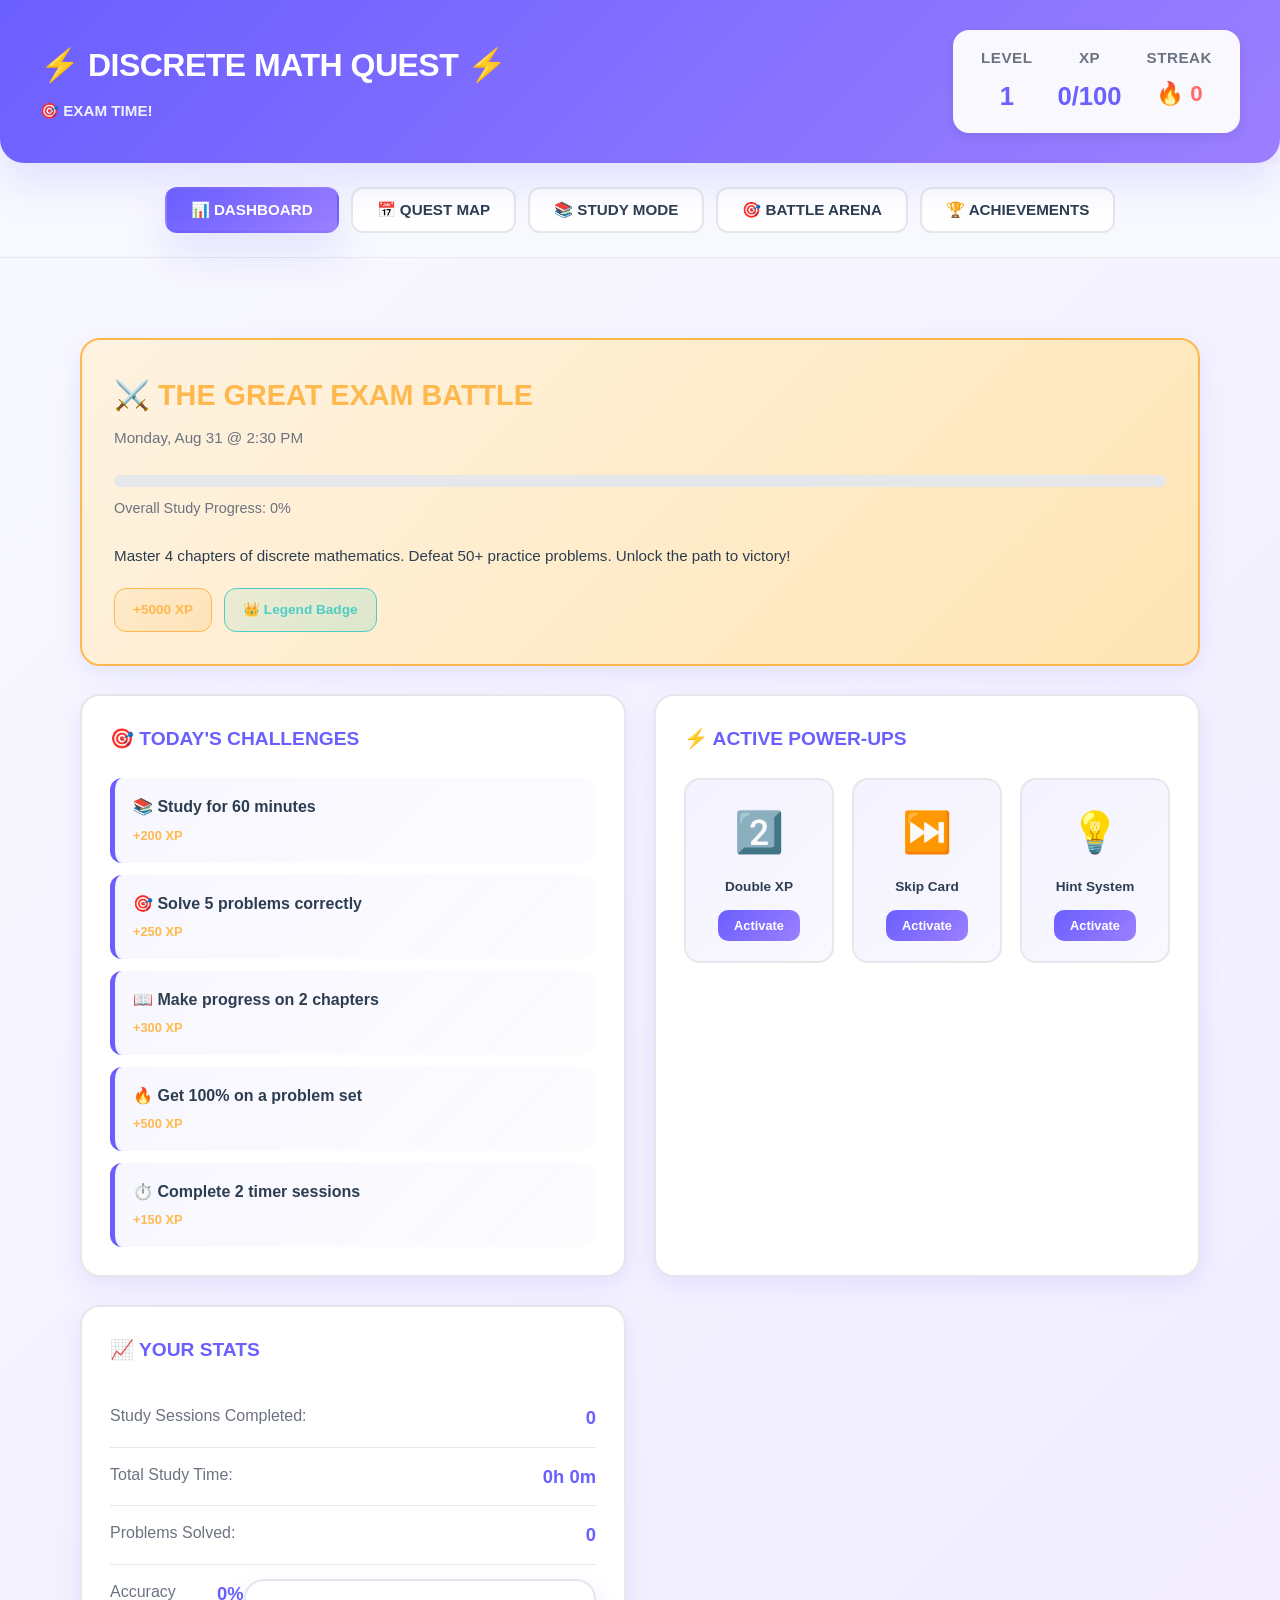
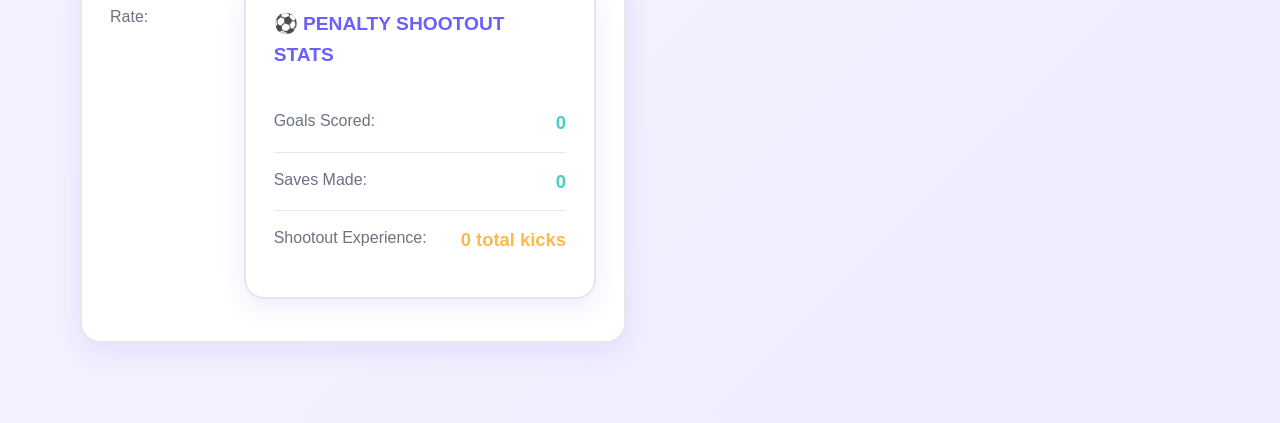
<file: Game/index.html>
<!DOCTYPE html>
<html lang="en">
<head>
    <meta charset="UTF-8">
    <meta name="viewport" content="width=device-width, initial-scale=1.0">
    <title>⚡ Discrete Math: Quest for the Exam Crown</title>
    <link rel="stylesheet" href="styles.css">
</head>
<body>
    <div class="game-container">
        <!-- HEADER -->
        <header class="game-header">
            <div class="header-left">
                <h1 class="game-title">⚡ DISCRETE MATH QUEST ⚡</h1>
                <p class="exam-timer" id="examTimer">Loading countdown...</p>
            </div>
            <div class="header-right">
                <div class="stat-box">
                    <div class="stat">
                        <span class="stat-label">LEVEL</span>
                        <span class="stat-value" id="level">1</span>
                    </div>
                    <div class="stat">
                        <span class="stat-label">XP</span>
                        <span class="stat-value" id="xpDisplay">0/100</span>
                    </div>
                    <div class="stat">
                        <span class="stat-label">STREAK</span>
                        <span class="stat-value streak-fire" id="streak">🔥 0</span>
                    </div>
                </div>
            </div>
        </header>

        <!-- MAIN NAVIGATION TABS -->
        <nav class="main-nav">
            <button class="nav-btn active" data-tab="dashboard">📊 DASHBOARD</button>
            <button class="nav-btn" data-tab="schedule">📅 QUEST MAP</button>
            <button class="nav-btn" data-tab="study">📚 STUDY MODE</button>
            <button class="nav-btn" data-tab="practice">🎯 BATTLE ARENA</button>
            <button class="nav-btn" data-tab="achievements">🏆 ACHIEVEMENTS</button>
        </nav>

        <!-- DASHBOARD TAB -->
        <section id="dashboard" class="tab-content active">
            <div class="dashboard-grid">
                <!-- MAIN QUEST CARD -->
                <div class="quest-card featured">
                    <div class="quest-header">
                        <h2>⚔️ THE GREAT EXAM BATTLE</h2>
                        <p class="quest-deadline">Monday, Aug 31 @ 2:30 PM</p>
                    </div>
                    <div class="progress-bar-container">
                        <div class="progress-bar">
                            <div class="progress-fill" id="mainProgress" style="width: 0%"></div>
                        </div>
                        <p class="progress-text">Overall Study Progress: <span id="overallPercent">0</span>%</p>
                    </div>
                    <div class="quest-description">
                        Master 4 chapters of discrete mathematics. Defeat 50+ practice problems. Unlock the path to victory!
                    </div>
                    <div class="quest-rewards">
                        <span class="reward xp-reward">+5000 XP</span>
                        <span class="reward badge-reward">👑 Legend Badge</span>
                    </div>
                </div>

                <!-- TODAY'S CHALLENGES -->
                <div class="challenges-section">
                    <h3>🎯 TODAY'S CHALLENGES</h3>
                    <div id="todaysChallenges" class="challenges-list">
                        <!-- Populated by JS -->
                    </div>
                </div>

                <!-- POWER-UPS -->
                <div class="powerups-section">
                    <h3>⚡ ACTIVE POWER-UPS</h3>
                    <div class="powerups-grid" id="powerups">
                        <div class="powerup" title="Double XP for 1 hour">
                            <div class="powerup-icon">2️⃣</div>
                            <div class="powerup-name">Double XP</div>
                            <button class="activate-btn" onclick="activatePowerup('doubleXP')">Activate</button>
                        </div>
                        <div class="powerup" title="Skip any one problem">
                            <div class="powerup-icon">⏭️</div>
                            <div class="powerup-name">Skip Card</div>
                            <button class="activate-btn" onclick="activatePowerup('skipCard')">Activate</button>
                        </div>
                        <div class="powerup" title="Hint for any problem">
                            <div class="powerup-icon">💡</div>
                            <div class="powerup-name">Hint System</div>
                            <button class="activate-btn" onclick="activatePowerup('hints')">Activate</button>
                        </div>
                    </div>
                </div>

                <!-- STATS SUMMARY -->
                <div class="stats-summary">
                    <h3>📈 YOUR STATS</h3>
                    <div class="stat-row">
                        <span>Study Sessions Completed:</span>
                        <span class="stat-highlight" id="sessionsCompleted">0</span>
                    </div>
                    <div class="stat-row">
                        <span>Total Study Time:</span>
                        <span class="stat-highlight" id="totalTime">0h 0m</span>
                    </div>
                    <div class="stat-row">
                        <span>Problems Solved:</span>
                        <span class="stat-highlight" id="problemsSolved">0/50+</span>
                    </div>
                    <div class="stat-row">
                        <span>Accuracy Rate:</span>
                        <span class="stat-highlight" id="accuracy">0%</span>

                                    <!-- SHOOTOUT STATS -->
                                    <div class="stats-summary">
                                        <h3>⚽ PENALTY SHOOTOUT STATS</h3>
                                        <div class="stat-row">
                                            <span>Goals Scored:</span>
                                            <span class="stat-highlight" id="goalsScored" style="color: #4ECDC4;">0</span>
                                        </div>
                                        <div class="stat-row">
                                            <span>Saves Made:</span>
                                            <span class="stat-highlight" id="goalsMissed" style="color: #4ECDC4;">0</span>
                                        </div>
                                        <div class="stat-row">
                                            <span>Shootout Experience:</span>
                                            <span class="stat-highlight" id="shootoutStats" style="color: #FFB84D;">0 completed</span>
                                        </div>
                                    </div>
                    </div>
                </div>
            </div>
        </section>

        <!-- SCHEDULE/QUEST MAP TAB -->
        <section id="schedule" class="tab-content">
            <div class="schedule-container">
                <h2>📅 YOUR QUEST MAP</h2>
                <div class="day-selector">
                    <button class="day-btn active" data-day="0">Saturday</button>
                    <button class="day-btn" data-day="1">Sunday</button>
                    <button class="day-btn" data-day="2">Monday</button>
                </div>

                <div id="scheduleContent" class="schedule-content">
                    <!-- Populated by JS -->
                </div>
            </div>
        </section>

        <!-- STUDY MODE TAB -->
        <section id="study" class="tab-content">
            <div class="study-container">
                <h2>📚 STUDY MODE</h2>
                <div class="chapter-selector">
                    <button class="chapter-btn active" data-chapter="4.1">
                        <span class="chapter-number">4.1</span>
                        <span class="chapter-name">Divisibility</span>
                    </button>
                    <button class="chapter-btn" data-chapter="4.3">
                        <span class="chapter-number">4.3</span>
                        <span class="chapter-name">Primes & GCD</span>
                    </button>
                    <button class="chapter-btn" data-chapter="4.4">
                        <span class="chapter-number">4.4</span>
                        <span class="chapter-name">Congruences</span>
                    </button>
                    <button class="chapter-btn" data-chapter="4.6">
                        <span class="chapter-number">4.6</span>
                        <span class="chapter-name">Cryptography</span>
                    </button>
                    <button class="chapter-btn" data-chapter="6.2">
                        <span class="chapter-number">6.2</span>
                        <span class="chapter-name">Pigeonhole</span>
                    </button>
                    <button class="chapter-btn" data-chapter="10">
                        <span class="chapter-number">10</span>
                        <span class="chapter-name">Graphs</span>
                    </button>
                    <button class="chapter-btn" data-chapter="11">
                        <span class="chapter-number">11</span>
                        <span class="chapter-name">Trees</span>
                    </button>
                </div>

                <div id="studyContent" class="study-content">
                    <!-- Populated by JS -->
                </div>

                <div class="study-timer">
                    <h3>⏱️ Study Timer</h3>
                    <div class="timer-display" id="timerDisplay">25:00</div>
                    <div class="timer-controls">
                        <button class="timer-btn" onclick="startTimer()">▶️ START</button>
                        <button class="timer-btn" onclick="pauseTimer()">⏸️ PAUSE</button>
                        <button class="timer-btn" onclick="resetTimer()">🔄 RESET</button>
                    </div>
                    <div class="timer-presets">
                        <button onclick="setTimer(25)">25m</button>
                        <button onclick="setTimer(45)">45m</button>
                        <button onclick="setTimer(90)">90m</button>
                    </div>
                </div>
            </div>
        </section>

        <!-- PRACTICE/BATTLE ARENA TAB -->
        <section id="practice" class="tab-content">
            <div class="practice-container">
                <h2>🎯 BATTLE ARENA - PRACTICE PROBLEMS</h2>
                <div class="difficulty-selector">
                    <button class="difficulty-btn active" data-difficulty="easy">⭐ Easy</button>
                    <button class="difficulty-btn" data-difficulty="medium">⭐⭐ Medium</button>
                    <button class="difficulty-btn" data-difficulty="hard">⭐⭐⭐ Hard</button>
                    <button class="difficulty-btn" data-difficulty="insane">⭐⭐⭐⭐ INSANE</button>
                </div>

                <div id="problemArea" class="problem-area">
                    <!-- Problem cards generated here -->
                </div>
            </div>
        </section>

        <!-- ACHIEVEMENTS TAB -->
        <section id="achievements" class="tab-content">
            <div class="achievements-container">
                <h2>🏆 ACHIEVEMENT HALL</h2>
                <div class="achievement-stats">
                    <div class="achievement-stat">
                        <span class="stat-number" id="achievementCount">0</span>
                        <span class="stat-label">Unlocked</span>
                    </div>
                    <div class="achievement-stat">
                        <span class="stat-number" id="totalAchievements">0</span>
                        <span class="stat-label">Total</span>
                    </div>
                </div>
                <div id="achievementGrid" class="achievement-grid">
                    <!-- Populated by JS -->
                </div>
            </div>
        </section>

        <!-- FLOATING NOTIFICATION -->
        <div id="notification" class="notification hidden"></div>

        <!-- FLOATING DIALOG -->
        <div id="modalOverlay" class="modal-overlay hidden"></div>
        <div id="modal" class="modal hidden">
            <button class="modal-close" onclick="closeModal()">✕</button>
            <div id="modalContent" class="modal-content"></div>
        </div>
    </div>

    <script src="script.js"></script>
</body>
</html>
</file>
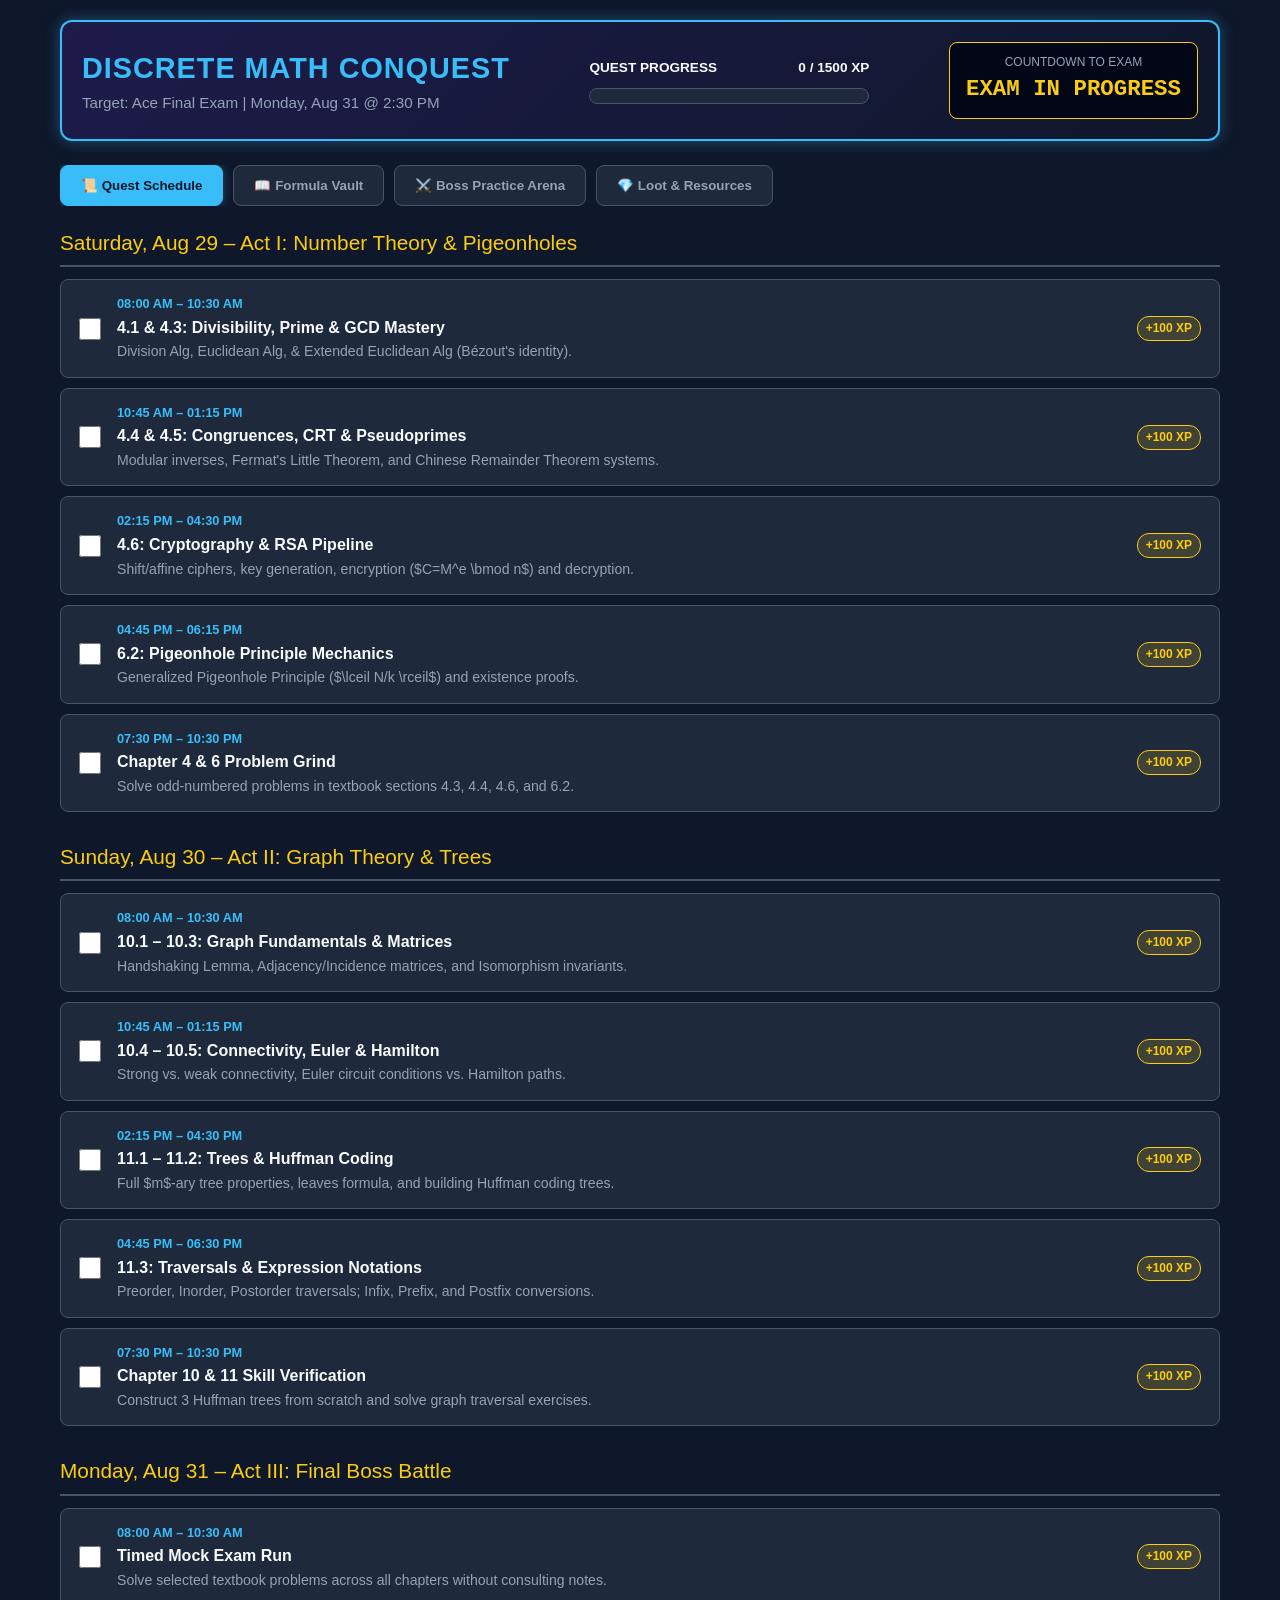
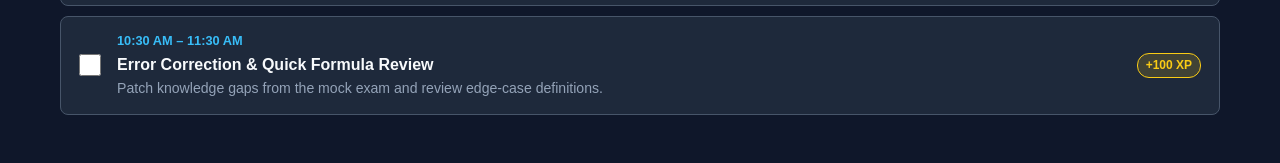
<file: Study/study.html>
<!DOCTYPE html>
<lang="en">

    <head>
        <meta charset="UTF-8">
        <meta name="viewport" content="width=device-width, initial-scale=1.0">
        <title>Discrete Math Exam Conquest</title>
        <style>
            :root {
                --bg: #0f172a;
                --card-bg: #1e293b;
                --card-hover: #334155;
                --accent: #38bdf8;
                --accent-glow: rgba(56, 189, 248, 0.35);
                --success: #4ade80;
                --gold: #facc15;
                --text: #f8fafc;
                --text-muted: #94a3b8;
                --border: #475569;
            }

            * {
                box-sizing: border-box;
                margin: 0;
                padding: 0;
                font-family: 'Segoe UI', Roboto, Helvetica, Arial, sans-serif;
            }

            body {
                background-color: var(--bg);
                color: var(--text);
                line-height: 1.6;
                padding: 20px;
                max-width: 1200px;
                margin: 0 auto;
            }

            /* HUD Header */
            header {
                background: linear-gradient(135deg, #1e1b4b, #0f172a);
                border: 2px solid var(--accent);
                box-shadow: 0 0 15px var(--accent-glow);
                border-radius: 12px;
                padding: 20px;
                margin-bottom: 24px;
                display: flex;
                flex-wrap: wrap;
                justify-content: space-between;
                align-items: center;
                gap: 20px;
            }

            .player-stats h1 {
                font-size: 1.8rem;
                color: var(--accent);
                letter-spacing: 1px;
            }

            .player-stats p {
                color: var(--text-muted);
                font-size: 0.95rem;
            }

            .hud-meters {
                display: flex;
                flex-direction: column;
                gap: 10px;
                min-width: 280px;
            }

            .meter-label {
                display: flex;
                justify-content: space-between;
                font-weight: bold;
                font-size: 0.85rem;
            }

            .progress-bar {
                width: 100%;
                height: 16px;
                background: var(--card-bg);
                border: 1px solid var(--border);
                border-radius: 8px;
                overflow: hidden;
                position: relative;
            }

            .progress-fill {
                height: 100%;
                width: 0%;
                background: linear-gradient(90deg, #3b82f6, var(--accent));
                transition: width 0.4s ease;
            }

            .timer-box {
                background: #020617;
                border: 1px solid var(--gold);
                padding: 10px 16px;
                border-radius: 8px;
                text-align: center;
            }

            .timer-box .time {
                font-size: 1.4rem;
                font-weight: bold;
                color: var(--gold);
                font-family: monospace;
            }

            /* Navigation Tabs */
            nav {
                display: flex;
                gap: 10px;
                margin-bottom: 20px;
                overflow-x: auto;
            }

            .tab-btn {
                background: var(--card-bg);
                border: 1px solid var(--border);
                color: var(--text-muted);
                padding: 12px 20px;
                border-radius: 8px;
                cursor: pointer;
                font-weight: bold;
                transition: all 0.2s ease;
                white-space: nowrap;
            }

            .tab-btn:hover {
                background: var(--card-hover);
                color: var(--text);
            }

            .tab-btn.active {
                background: var(--accent);
                color: #0f172a;
                border-color: var(--accent);
                box-shadow: 0 0 10px var(--accent-glow);
            }

            /* Tab Content */
            .tab-content {
                display: none;
            }

            .tab-content.active {
                display: block;
            }

            /* Schedule Quest Cards */
            .day-section {
                margin-bottom: 28px;
            }

            .day-title {
                font-size: 1.3rem;
                color: var(--gold);
                margin-bottom: 12px;
                border-bottom: 2px solid var(--border);
                padding-bottom: 6px;
            }

            .quest-card {
                background: var(--card-bg);
                border: 1px solid var(--border);
                border-radius: 8px;
                padding: 14px 18px;
                margin-bottom: 10px;
                display: flex;
                align-items: center;
                gap: 16px;
                transition: transform 0.1s ease;
            }

            .quest-card:hover {
                border-color: var(--accent);
            }

            .quest-card.completed {
                opacity: 0.6;
                border-color: var(--success);
                background: #064e3b22;
            }

            .quest-card.completed .quest-title {
                text-decoration: line-through;
            }

            .checkbox-custom {
                width: 22px;
                height: 22px;
                cursor: pointer;
                accent-color: var(--accent);
            }

            .quest-info {
                flex-grow: 1;
            }

            .quest-time {
                font-size: 0.8rem;
                color: var(--accent);
                font-weight: bold;
                text-transform: uppercase;
            }

            .quest-title {
                font-weight: bold;
                font-size: 1rem;
            }

            .quest-desc {
                font-size: 0.88rem;
                color: var(--text-muted);
            }

            .xp-badge {
                background: rgba(250, 204, 21, 0.15);
                color: var(--gold);
                border: 1px solid var(--gold);
                padding: 2px 8px;
                border-radius: 12px;
                font-size: 0.75rem;
                font-weight: bold;
            }

            /* Spellbook / Formulas */
            .spell-grid {
                display: grid;
                grid-template-columns: repeat(auto-fit, minmax(300px, 1fr));
                gap: 16px;
            }

            .spell-card {
                background: var(--card-bg);
                border: 1px solid var(--border);
                border-radius: 8px;
                padding: 16px;
            }

            .spell-card h3 {
                color: var(--accent);
                margin-bottom: 10px;
                border-bottom: 1px solid var(--border);
                padding-bottom: 4px;
            }

            .formula-box {
                background: #090d16;
                border-left: 3px solid var(--gold);
                padding: 8px 12px;
                margin: 8px 0;
                font-family: 'Courier New', Courier, monospace;
                font-size: 0.9rem;
                color: #e2e8f0;
                overflow-x: auto;
            }

            /* Interactive Boss Arena (Quiz) */
            .arena-container {
                background: var(--card-bg);
                border: 2px solid var(--accent);
                border-radius: 12px;
                padding: 24px;
                text-align: center;
            }

            .quiz-question {
                font-size: 1.2rem;
                margin-bottom: 20px;
                font-weight: bold;
            }

            .quiz-options {
                display: grid;
                grid-template-columns: 1fr 1fr;
                gap: 12px;
                margin-bottom: 20px;
            }

            @media (max-width: 600px) {
                .quiz-options {
                    grid-template-columns: 1fr;
                }
            }

            .option-btn {
                background: #0f172a;
                border: 1px solid var(--border);
                color: var(--text);
                padding: 12px;
                border-radius: 8px;
                cursor: pointer;
                font-size: 0.95rem;
                transition: all 0.2s;
            }

            .option-btn:hover {
                border-color: var(--accent);
                background: var(--card-hover);
            }

            .quiz-feedback {
                min-height: 24px;
                font-weight: bold;
                margin-top: 10px;
            }

            /* Loot / Resources */
            .resource-list {
                display: flex;
                flex-direction: column;
                gap: 12px;
            }

            .resource-item {
                background: var(--card-bg);
                border: 1px solid var(--border);
                padding: 14px 18px;
                border-radius: 8px;
                display: flex;
                justify-content: space-between;
                align-items: center;
                text-decoration: none;
                color: var(--text);
                transition: background 0.2s;
            }

            .resource-item:hover {
                background: var(--card-hover);
                border-color: var(--accent);
            }

            .item-tag {
                background: #0284c7;
                color: white;
                padding: 4px 10px;
                border-radius: 6px;
                font-size: 0.8rem;
                font-weight: bold;
            }
        </style>
    </head>

    <body>

        <header>
            <div class="player-stats">
                <h1>DISCRETE MATH CONQUEST</h1>
                <p>Target: Ace Final Exam | Monday, Aug 31 @ 2:30 PM</p>
            </div>

            <div class="hud-meters">
                <div class="meter-label">
                    <span>QUEST PROGRESS</span>
                    <span id="xp-text">0 / 1500 XP</span>
                </div>
                <div class="progress-bar">
                    <div class="progress-fill" id="progress-fill"></div>
                </div>
            </div>

            <div class="timer-box">
                <div style="font-size: 0.75rem; color: var(--text-muted);">COUNTDOWN TO EXAM</div>
                <div class="time" id="countdown">--:--:--</div>
            </div>
        </header>

        <nav>
            <button class="tab-btn active" onclick="switchTab('quests')">📜 Quest Schedule</button>
            <button class="tab-btn" onclick="switchTab('spellbook')">📖 Formula Vault</button>
            <button class="tab-btn" onclick="switchTab('arena')">⚔️ Boss Practice Arena</button>
            <button class="tab-btn" onclick="switchTab('loot')">💎 Loot & Resources</button>
        </nav>

        <div id="quests" class="tab-content active">

            <div class="day-section">
                <div class="day-title">Saturday, Aug 29 – Act I: Number Theory & Pigeonholes</div>

                <div class="quest-card" id="q1">
                    <input type="checkbox" class="checkbox-custom" onchange="toggleQuest('q1', 100)">
                    <div class="quest-info">
                        <div class="quest-time">08:00 AM – 10:30 AM</div>
                        <div class="quest-title">4.1 & 4.3: Divisibility, Prime & GCD Mastery</div>
                        <div class="quest-desc">Division Alg, Euclidean Alg, & Extended Euclidean Alg (Bézout's
                            identity).</div>
                    </div>
                    <span class="xp-badge">+100 XP</span>
                </div>

                <div class="quest-card" id="q2">
                    <input type="checkbox" class="checkbox-custom" onchange="toggleQuest('q2', 100)">
                    <div class="quest-info">
                        <div class="quest-time">10:45 AM – 01:15 PM</div>
                        <div class="quest-title">4.4 & 4.5: Congruences, CRT & Pseudoprimes</div>
                        <div class="quest-desc">Modular inverses, Fermat's Little Theorem, and Chinese Remainder Theorem
                            systems.</div>
                    </div>
                    <span class="xp-badge">+100 XP</span>
                </div>

                <div class="quest-card" id="q3">
                    <input type="checkbox" class="checkbox-custom" onchange="toggleQuest('q3', 100)">
                    <div class="quest-info">
                        <div class="quest-time">02:15 PM – 04:30 PM</div>
                        <div class="quest-title">4.6: Cryptography & RSA Pipeline</div>
                        <div class="quest-desc">Shift/affine ciphers, key generation, encryption ($C=M^e \bmod n$) and
                            decryption.</div>
                    </div>
                    <span class="xp-badge">+100 XP</span>
                </div>

                <div class="quest-card" id="q4">
                    <input type="checkbox" class="checkbox-custom" onchange="toggleQuest('q4', 100)">
                    <div class="quest-info">
                        <div class="quest-time">04:45 PM – 06:15 PM</div>
                        <div class="quest-title">6.2: Pigeonhole Principle Mechanics</div>
                        <div class="quest-desc">Generalized Pigeonhole Principle ($\lceil N/k \rceil$) and existence
                            proofs.</div>
                    </div>
                    <span class="xp-badge">+100 XP</span>
                </div>

                <div class="quest-card" id="q5">
                    <input type="checkbox" class="checkbox-custom" onchange="toggleQuest('q5', 100)">
                    <div class="quest-info">
                        <div class="quest-time">07:30 PM – 10:30 PM</div>
                        <div class="quest-title">Chapter 4 & 6 Problem Grind</div>
                        <div class="quest-desc">Solve odd-numbered problems in textbook sections 4.3, 4.4, 4.6, and 6.2.
                        </div>
                    </div>
                    <span class="xp-badge">+100 XP</span>
                </div>
            </div>

            <div class="day-section">
                <div class="day-title">Sunday, Aug 30 – Act II: Graph Theory & Trees</div>

                <div class="quest-card" id="q6">
                    <input type="checkbox" class="checkbox-custom" onchange="toggleQuest('q6', 100)">
                    <div class="quest-info">
                        <div class="quest-time">08:00 AM – 10:30 AM</div>
                        <div class="quest-title">10.1 – 10.3: Graph Fundamentals & Matrices</div>
                        <div class="quest-desc">Handshaking Lemma, Adjacency/Incidence matrices, and Isomorphism
                            invariants.</div>
                    </div>
                    <span class="xp-badge">+100 XP</span>
                </div>

                <div class="quest-card" id="q7">
                    <input type="checkbox" class="checkbox-custom" onchange="toggleQuest('q7', 100)">
                    <div class="quest-info">
                        <div class="quest-time">10:45 AM – 01:15 PM</div>
                        <div class="quest-title">10.4 – 10.5: Connectivity, Euler & Hamilton</div>
                        <div class="quest-desc">Strong vs. weak connectivity, Euler circuit conditions vs. Hamilton
                            paths.</div>
                    </div>
                    <span class="xp-badge">+100 XP</span>
                </div>

                <div class="quest-card" id="q8">
                    <input type="checkbox" class="checkbox-custom" onchange="toggleQuest('q8', 100)">
                    <div class="quest-info">
                        <div class="quest-time">02:15 PM – 04:30 PM</div>
                        <div class="quest-title">11.1 – 11.2: Trees & Huffman Coding</div>
                        <div class="quest-desc">Full $m$-ary tree properties, leaves formula, and building Huffman
                            coding trees.</div>
                    </div>
                    <span class="xp-badge">+100 XP</span>
                </div>

                <div class="quest-card" id="q9">
                    <input type="checkbox" class="checkbox-custom" onchange="toggleQuest('q9', 100)">
                    <div class="quest-info">
                        <div class="quest-time">04:45 PM – 06:30 PM</div>
                        <div class="quest-title">11.3: Traversals & Expression Notations</div>
                        <div class="quest-desc">Preorder, Inorder, Postorder traversals; Infix, Prefix, and Postfix
                            conversions.</div>
                    </div>
                    <span class="xp-badge">+100 XP</span>
                </div>

                <div class="quest-card" id="q10">
                    <input type="checkbox" class="checkbox-custom" onchange="toggleQuest('q10', 100)">
                    <div class="quest-info">
                        <div class="quest-time">07:30 PM – 10:30 PM</div>
                        <div class="quest-title">Chapter 10 & 11 Skill Verification</div>
                        <div class="quest-desc">Construct 3 Huffman trees from scratch and solve graph traversal
                            exercises.</div>
                    </div>
                    <span class="xp-badge">+100 XP</span>
                </div>
            </div>

            <div class="day-section">
                <div class="day-title">Monday, Aug 31 – Act III: Final Boss Battle</div>

                <div class="quest-card" id="q11">
                    <input type="checkbox" class="checkbox-custom" onchange="toggleQuest('q11', 100)">
                    <div class="quest-info">
                        <div class="quest-time">08:00 AM – 10:30 AM</div>
                        <div class="quest-title">Timed Mock Exam Run</div>
                        <div class="quest-desc">Solve selected textbook problems across all chapters without consulting
                            notes.</div>
                    </div>
                    <span class="xp-badge">+100 XP</span>
                </div>

                <div class="quest-card" id="q12">
                    <input type="checkbox" class="checkbox-custom" onchange="toggleQuest('q12', 100)">
                    <div class="quest-info">
                        <div class="quest-time">10:30 AM – 11:30 AM</div>
                        <div class="quest-title">Error Correction & Quick Formula Review</div>
                        <div class="quest-desc">Patch knowledge gaps from the mock exam and review edge-case
                            definitions.</div>
                    </div>
                    <span class="xp-badge">+100 XP</span>
                </div>
            </div>

        </div>

        <div id="spellbook" class="tab-content">
            <div class="spell-grid">

                <div class="spell-card">
                    <h3>Bézout's Identity & Inverse</h3>
                    <p>For non-zero $a, b$, integers $s, t$ exist such that:</p>
                    <div class="formula-box">gcd(a, b) = s·a + t·b</div>
                    <p>Use Extended Euclidean Alg to find inverse $x$ where $a·x \equiv 1 \pmod m$.</p>
                </div>

                <div class="spell-card">
                    <h3>Fermat's Little Theorem</h3>
                    <p>If $p$ is prime and $p \nmid a$:</p>
                    <div class="formula-box">a^(p-1) ≡ 1 (mod p)</div>
                    <div class="formula-box">a^p ≡ a (mod p)</div>
                </div>

                <div class="spell-card">
                    <h3>RSA Encryption Protocol</h3>
                    <p>Key Generation & Ciphering steps:</p>
                    <div class="formula-box">n = p · q</div>
                    <div class="formula-box">φ(n) = (p - 1)(q - 1)</div>
                    <div class="formula-box">d · e ≡ 1 (mod φ(n))</div>
                    <div class="formula-box">Enc: C = M^e mod n | Dec: M = C^d mod n</div>
                </div>

                <div class="spell-card">
                    <h3>Generalized Pigeonhole</h3>
                    <p>If $N$ items go into $k$ boxes, at least 1 box gets:</p>
                    <div class="formula-box">⌈ N / k ⌉ objects</div>
                </div>

                <div class="spell-card">
                    <h3>Handshaking Lemma</h3>
                    <p>Sum of vertex degrees in undirected graph:</p>
                    <div class="formula-box">Σ deg(v) = 2 · |E|</div>
                    <p><em>Key Note:</em> An even number of vertices have odd degrees.</p>
                </div>

                <div class="spell-card">
                    <h3>Eulerian Conditions</h3>
                    <p>For connected graphs:</p>
                    <div class="formula-box">Euler Circuit: ALL vertices have EVEN degree</div>
                    <div class="formula-box">Euler Path: EXACTLY 2 vertices have ODD degree</div>
                </div>

                <div class="spell-card">
                    <h3>Full m-ary Tree Formulas</h3>
                    <p>Vertices ($n$), Internal nodes ($i$), Leaves ($l$):</p>
                    <div class="formula-box">n = m · i + 1</div>
                    <div class="formula-box">l = (m - 1)i + 1</div>
                </div>

                <div class="spell-card">
                    <h3>Tree Traversals</h3>
                    <p>Standard node processing order:</p>
                    <div class="formula-box">Preorder: Root → Left → Right</div>
                    <div class="formula-box">Inorder: Left → Root → Right</div>
                    <div class="formula-box">Postorder: Left → Right → Root</div>
                </div>

            </div>
        </div>

        <div id="arena" class="tab-content">
            <div class="arena-container">
                <h2 style="color: var(--gold); margin-bottom: 10px;">WARM-UP BOSS ARENA</h2>
                <p style="color: var(--text-muted); margin-bottom: 20px;">Test your conceptual readiness before the
                    exam!</p>

                <div id="quiz-box">
                    <div class="quiz-question" id="q-text">Loading question...</div>
                    <div class="quiz-options" id="q-options"></div>
                    <div class="quiz-feedback" id="q-feedback"></div>
                </div>
            </div>
        </div>

        <div id="loot" class="tab-content">
            <div class="resource-list">

                <a class="resource-item" href="https://www.youtube me.com" target="_blank">
                    <div>
                        <strong>Kimberly Brehm – Discrete Math 1 & 2</strong>
                        <div style="font-size: 0.85rem; color: var(--text-muted);">Matches Kenneth Rosen textbook
                            chapter by chapter (Ch 4, 10, 11).</div>
                    </div>
                    <span class="item-tag">Video Playlist</span>
                </a>

                <a class="resource-item" href="https://www.youtube.com" target="_blank">
                    <div>
                        <strong>Neso Academy – Graph Theory & Modular Arithmetic</strong>
                        <div style="font-size: 0.85rem; color: var(--text-muted);">Clean step-by-step visual proofs for
                            RSA, CRT, & Isomorphisms.</div>
                    </div>
                    <span class="item-tag">Video Playlist</span>
                </a>

                <a class="resource-item" href="https://www.youtube.com" target="_blank">
                    <div>
                        <strong>TrevTutor – Discrete Math II</strong>
                        <div style="font-size: 0.85rem; color: var(--text-muted);">Worked practice examples for Huffman
                            Coding & Tree Traversals.</div>
                    </div>
                    <span class="item-tag">Practice Videos</span>
                </a>

                <a class="resource-item" href="https://visualgo.net/en" target="_blank">
                    <div>
                        <strong>VisuAlgo Interactive Visualizers</strong>
                        <div style="font-size: 0.85rem; color: var(--text-muted);">Interactive animations for BSTs, Tree
                            Traversals & Graphs.</div>
                    </div>
                    <span class="item-tag">Interactive Tool</span>
                </a>

            </div>
        </div>

        <script>
            // Tab Switcher
            function switchTab(tabId) {
                document.querySelectorAll('.tab-content').forEach(el => el.classList.remove('active'));
                document.querySelectorAll('.tab-btn').forEach(el => el.classList.remove('active'));

                document.getElementById(tabId).classList.add('active');
                event.currentTarget.classList.add('active');
            }

            // Quest & XP Logic
            let currentXP = 0;
            const maxXP = 1200;

            function toggleQuest(cardId, xpValue) {
                const card = document.getElementById(cardId);
                const checkbox = card.querySelector('input');

                if (checkbox.checked) {
                    card.classList.add('completed');
                    currentXP += xpValue;
                } else {
                    card.classList.remove('completed');
                    currentXP -= xpValue;
                }

                updateXP();
            }

            function updateXP() {
                document.getElementById('xp-text').innerText = `${currentXP} / ${maxXP} XP`;
                const percentage = Math.min(100, Math.max(0, (currentXP / maxXP) * 100));
                document.getElementById('progress-fill').style.width = `${percentage}%`;
            }

            // Countdown Timer
            const examDate = new Date("August 31, 2026 14:30:00").getTime();

            function updateTimer() {
                const now = new Date().getTime();
                const distance = examDate - now;

                if (distance < 0) {
                    document.getElementById("countdown").innerText = "EXAM IN PROGRESS";
                    return;
                }

                const hours = Math.floor((distance % (1000 * 60 * 60 * 24)) / (1000 * 60 * 60)) + Math.floor(distance / (1000 * 60 * 60 * 24)) * 24;
                const minutes = Math.floor((distance % (1000 * 60 * 60)) / (1000 * 60));
                const seconds = Math.floor((distance % (1000 * 60)) / 1000);

                document.getElementById("countdown").innerText =
                    `${String(hours).padStart(2, '0')}:${String(minutes).padStart(2, '0')}:${String(seconds).padStart(2, '0')}`;
            }
            setInterval(updateTimer, 1000);
            updateTimer();

            // Quiz Questions Data
            const questions = [
                {
                    q: "In an undirected graph, 5 vertices have degree 4 and 2 vertices have degree 3. How many edges does the graph have?",
                    options: ["13 edges", "26 edges", "12 edges", "14 edges"],
                    correct: 0,
                    exp: "Sum of degrees = (5×4) + (2×3) = 26. By Handshaking Lemma, 2|E| = 26 ⇒ |E| = 13."
                },
                {
                    q: "What condition guarantees an Euler CIRCUIT in a connected graph?",
                    options: ["Exactly 2 odd vertices", "All vertices have even degree", "No odd degree vertices & acyclic", "At least one vertex has degree 2"],
                    correct: 1,
                    exp: "An Euler circuit exists iff every single vertex in the connected graph has an even degree."
                },
                {
                    q: "How many leaves does a full 3-ary tree with 5 internal vertices have?",
                    options: ["10 leaves", "11 leaves", "15 leaves", "16 leaves"],
                    correct: 1,
                    exp: "Formula: l = (m - 1)i + 1 = (3 - 1)(5) + 1 = 10 + 1 = 11 leaves."
                },
                {
                    q: "What is the order of nodes visited in a PREORDER tree traversal?",
                    options: ["Left, Root, Right", "Left, Right, Root", "Root, Left, Right", "Root, Right, Left"],
                    correct: 2,
                    exp: "Preorder visits the Root first, then Left Subtree, then Right Subtree."
                }
            ];

            let currentQ = 0;

            function renderQuestion() {
                const q = questions[currentQ];
                document.getElementById("q-text").innerText = `Q${currentQ + 1}: ${q.q}`;
                const optsContainer = document.getElementById("q-options");
                optsContainer.innerHTML = "";
                document.getElementById("q-feedback").innerText = "";

                q.options.forEach((opt, idx) => {
                    const btn = document.createElement("button");
                    btn.className = "option-btn";
                    btn.innerText = opt;
                    btn.onclick = () => checkAnswer(idx);
                    optsContainer.appendChild(btn);
                });
            }

            function checkAnswer(selectedIdx) {
                const q = questions[currentQ];
                const feedback = document.getElementById("q-feedback");

                if (selectedIdx === q.correct) {
                    feedback.style.color = "var(--success)";
                    feedback.innerText = `Correct! ${q.exp}`;
                } else {
                    feedback.style.color = "#f87171";
                    feedback.innerText = `Incorrect. ${q.exp}`;
                }

                setTimeout(() => {
                    currentQ = (currentQ + 1) % questions.length;
                    renderQuestion();
                }, 3500);
            }

            renderQuestion();
        </script>
    </body>

    </html>
</file>
<file: Game/styles.css>
* {
    margin: 0;
    padding: 0;
    box-sizing: border-box;
}

:root {
    --primary: #6B5FFF;
    --secondary: #FF6B6B;
    --accent: #FFB84D;
    --success: #4ECDC4;
    --danger: #FF6B6B;
    --warning: #FFB84D;
    --light-purple: #F3E8FF;
    --light-blue: #E0F2FE;
    --light-orange: #FEF3E2;
    --bg-light: #F8F9FF;
    --bg-gradient-start: #F8F9FF;
    --bg-gradient-end: #F0EBFF;
    --card-bg: #FFFFFF;
    --text-primary: #2D3E50;
    --text-secondary: #6B7280;
    --border-color: #E5E7EB;
    --shadow-sm: 0 2px 8px rgba(107, 95, 255, 0.08);
    --shadow-md: 0 8px 24px rgba(107, 95, 255, 0.12);
    --shadow-lg: 0 20px 40px rgba(107, 95, 255, 0.15);
}

body {
    background: linear-gradient(135deg, var(--bg-gradient-start) 0%, var(--bg-gradient-end) 100%);
    color: var(--text-primary);
    font-family: 'Inter', 'Segoe UI', Tahoma, Geneva, Verdana, sans-serif;
    line-height: 1.6;
    overflow-x: hidden;
    min-height: 100vh;
}

/* HEADER */
.game-header {
    background: linear-gradient(135deg, var(--primary) 0%, #9B7FFF 100%);
    padding: 30px 40px;
    display: flex;
    justify-content: space-between;
    align-items: center;
    box-shadow: var(--shadow-lg);
    position: sticky;
    top: 0;
    z-index: 100;
    flex-wrap: wrap;
    gap: 30px;
    border-radius: 0 0 24px 24px;
}

.game-title {
    font-size: 2em;
    font-weight: 800;
    color: #FFFFFF;
    letter-spacing: -0.5px;
    margin: 0;
}

.exam-timer {
    color: rgba(255, 255, 255, 0.9);
    font-weight: 600;
    margin-top: 8px;
    font-size: 0.95em;
}

.header-right {
    display: flex;
    gap: 30px;
}

.stat-box {
    display: flex;
    gap: 25px;
    background: rgba(255, 255, 255, 0.95);
    padding: 16px 28px;
    border-radius: 16px;
    box-shadow: 0 4px 12px rgba(0, 0, 0, 0.08);
}

.stat {
    display: flex;
    flex-direction: column;
    align-items: center;
    gap: 6px;
}

.stat-label {
    font-size: 0.75em;
    color: var(--text-secondary);
    font-weight: 700;
    letter-spacing: 0.5px;
    text-transform: uppercase;
}

.stat-value {
    font-size: 1.6em;
    font-weight: 800;
    color: var(--primary);
}

.streak-fire {
    color: #FF6B6B;
    font-size: 1.4em;
}

/* NAVIGATION */
.main-nav {
    display: flex;
    gap: 12px;
    padding: 24px 40px;
    background: var(--bg-light);
    flex-wrap: wrap;
    justify-content: center;
    border-bottom: 1px solid var(--border-color);
}

.nav-btn {
    background: #FFFFFF;
    border: 2px solid var(--border-color);
    color: var(--text-primary);
    padding: 12px 24px;
    border-radius: 12px;
    cursor: pointer;
    font-weight: 600;
    font-size: 0.95em;
    transition: all 0.3s cubic-bezier(0.34, 1.56, 0.64, 1);
    position: relative;
    overflow: hidden;
}

.nav-btn:hover {
    border-color: var(--primary);
    color: var(--primary);
    transform: translateY(-3px);
    box-shadow: var(--shadow-md);
}

.nav-btn.active {
    background: linear-gradient(135deg, var(--primary), #9B7FFF);
    border-color: transparent;
    color: #FFFFFF;
    font-weight: 700;
    box-shadow: var(--shadow-lg);
}

/* TAB CONTENT */
.tab-content {
    display: none;
    padding: 40px;
    animation: fadeIn 0.5s cubic-bezier(0.34, 1.56, 0.64, 1);
}

.tab-content.active {
    display: block;
}

@keyframes fadeIn {
    from {
        opacity: 0;
        transform: translateY(20px);
    }
    to {
        opacity: 1;
        transform: translateY(0);
    }
}

/* DASHBOARD */
.dashboard-grid {
    display: grid;
    grid-template-columns: 1fr 1fr;
    gap: 28px;
    max-width: 1400px;
    margin: 0 auto;
    padding: 40px;
}

.quest-card {
    background: linear-gradient(135deg, #FFFFFF 0%, #F3E8FF 100%);
    border: 2px solid var(--border-color);
    border-radius: 20px;
    padding: 32px;
    box-shadow: var(--shadow-md);
    transition: all 0.4s cubic-bezier(0.34, 1.56, 0.64, 1);
    position: relative;
    overflow: hidden;
}

.quest-card:hover {
    transform: translateY(-8px);
    box-shadow: var(--shadow-lg);
}

.quest-card.featured {
    grid-column: 1 / -1;
    border: 2px solid var(--accent);
    background: linear-gradient(135deg, #FEF3E2 0%, #FFE5B4 100%);
}

.quest-card::before {
    content: '';
    position: absolute;
    top: 0;
    left: -100%;
    width: 100%;
    height: 100%;
    background: linear-gradient(90deg, transparent, rgba(255, 255, 255, 0.3), transparent);
    transition: left 0.6s ease;
}

.quest-card:hover::before {
    left: 100%;
}

.quest-header h2 {
    color: var(--primary);
    font-size: 1.8em;
    margin-bottom: 8px;
    font-weight: 800;
}

.quest-card.featured .quest-header h2 {
    color: var(--accent);
}

.quest-deadline {
    color: var(--text-secondary);
    font-size: 0.95em;
    font-weight: 500;
}

.progress-bar-container {
    margin: 24px 0;
}

.progress-bar {
    width: 100%;
    height: 12px;
    background: #E5E7EB;
    border-radius: 8px;
    overflow: hidden;
    border: none;
}

.progress-fill {
    height: 100%;
    background: linear-gradient(90deg, var(--primary), var(--secondary));
    border-radius: 8px;
    transition: width 0.6s cubic-bezier(0.34, 1.56, 0.64, 1);
    box-shadow: 0 0 12px rgba(107, 95, 255, 0.4);
}

.progress-text {
    color: var(--text-secondary);
    font-size: 0.9em;
    margin-top: 10px;
    font-weight: 500;
}

.quest-description {
    color: var(--text-primary);
    margin: 20px 0;
    font-size: 0.95em;
    line-height: 1.6;
}

.quest-rewards {
    display: flex;
    gap: 12px;
    flex-wrap: wrap;
    margin-top: 20px;
}

.reward {
    padding: 10px 18px;
    border-radius: 12px;
    font-weight: 600;
    font-size: 0.85em;
    transition: all 0.3s ease;
}

.reward:hover {
    transform: scale(1.05);
}

.xp-reward {
    background: linear-gradient(135deg, rgba(255, 180, 77, 0.1), rgba(255, 180, 77, 0.2));
    color: var(--accent);
    border: 1.5px solid var(--accent);
}

.badge-reward {
    background: linear-gradient(135deg, rgba(78, 205, 196, 0.1), rgba(78, 205, 196, 0.2));
    color: var(--success);
    border: 1.5px solid var(--success);
}

/* CHALLENGES SECTION */
.challenges-section, .powerups-section, .stats-summary {
    background: #FFFFFF;
    border: 2px solid var(--border-color);
    border-radius: 20px;
    padding: 28px;
    box-shadow: var(--shadow-md);
    transition: all 0.3s ease;
}

.challenges-section:hover, .powerups-section:hover, .stats-summary:hover {
    box-shadow: var(--shadow-lg);
}

.challenges-section h3, .powerups-section h3, .stats-summary h3 {
    color: var(--primary);
    margin-bottom: 24px;
    font-size: 1.2em;
    font-weight: 700;
}

.challenges-list {
    display: flex;
    flex-direction: column;
    gap: 12px;
}

.challenge-item {
    background: linear-gradient(135deg, rgba(107, 95, 255, 0.05), rgba(107, 95, 255, 0.02));
    border-left: 5px solid var(--primary);
    padding: 16px 18px;
    border-radius: 12px;
    display: flex;
    justify-content: space-between;
    align-items: center;
    cursor: pointer;
    transition: all 0.3s cubic-bezier(0.34, 1.56, 0.64, 1);
}

.challenge-item:hover {
    background: linear-gradient(135deg, rgba(107, 95, 255, 0.12), rgba(107, 95, 255, 0.08));
    transform: translateX(6px);
}

.challenge-item.completed {
    border-left-color: var(--success);
    background: linear-gradient(135deg, rgba(78, 205, 196, 0.08), rgba(78, 205, 196, 0.04));
}

.challenge-item.completed::after {
    content: '✓';
    color: var(--success);
    font-weight: 800;
    font-size: 1.2em;
}

.challenge-text {
    display: flex;
    flex-direction: column;
    gap: 6px;
}

.challenge-name {
    font-weight: 700;
    color: var(--text-primary);
}

.challenge-reward {
    font-size: 0.8em;
    color: var(--accent);
    font-weight: 600;
}

/* POWERUPS */
.powerups-grid {
    display: grid;
    grid-template-columns: repeat(auto-fit, minmax(140px, 1fr));
    gap: 18px;
}

.powerup {
    background: linear-gradient(135deg, rgba(107, 95, 255, 0.08), rgba(107, 95, 255, 0.04));
    border: 2px solid var(--border-color);
    border-radius: 16px;
    padding: 20px;
    text-align: center;
    cursor: pointer;
    transition: all 0.4s cubic-bezier(0.34, 1.56, 0.64, 1);
    display: flex;
    flex-direction: column;
    gap: 12px;
    align-items: center;
}

.powerup:hover {
    border-color: var(--primary);
    background: linear-gradient(135deg, rgba(107, 95, 255, 0.15), rgba(107, 95, 255, 0.1));
    transform: scale(1.08) translateY(-4px);
    box-shadow: var(--shadow-md);
}

.powerup-icon {
    font-size: 2.5em;
}

.powerup-name {
    font-weight: 600;
    font-size: 0.85em;
    color: var(--text-primary);
}

.activate-btn {
    background: linear-gradient(135deg, var(--primary), #9B7FFF);
    border: none;
    color: #FFFFFF;
    padding: 8px 16px;
    border-radius: 10px;
    font-weight: 700;
    cursor: pointer;
    font-size: 0.8em;
    transition: all 0.3s cubic-bezier(0.34, 1.56, 0.64, 1);
}

.activate-btn:hover {
    transform: scale(1.08);
    box-shadow: var(--shadow-md);
}

.activate-btn:active {
    transform: scale(0.96);
}

/* STATS */
.stat-row {
    display: flex;
    justify-content: space-between;
    padding: 14px 0;
    border-bottom: 1px solid var(--border-color);
    color: var(--text-secondary);
    font-weight: 500;
}

.stat-row:last-child {
    border-bottom: none;
}

.stat-highlight {
    color: var(--primary);
    font-weight: 800;
    font-size: 1.15em;
}

/* SCHEDULE */
.schedule-container {
    max-width: 1000px;
    margin: 0 auto;
    padding: 40px;
}

.schedule-container h2 {
    color: var(--primary);
    margin-bottom: 30px;
    font-size: 1.8em;
}

.day-selector {
    display: flex;
    gap: 16px;
    margin: 28px 0;
    justify-content: center;
    flex-wrap: wrap;
}

.day-btn {
    background: #FFFFFF;
    border: 2px solid var(--border-color);
    color: var(--text-primary);
    padding: 12px 28px;
    border-radius: 12px;
    cursor: pointer;
    font-weight: 600;
    transition: all 0.3s cubic-bezier(0.34, 1.56, 0.64, 1);
}

.day-btn:hover {
    border-color: var(--primary);
    transform: translateY(-3px);
}

.day-btn.active {
    background: linear-gradient(135deg, var(--primary), #9B7FFF);
    border-color: transparent;
    color: #FFFFFF;
    font-weight: 700;
    box-shadow: var(--shadow-lg);
}

.schedule-content {
    background: #FFFFFF;
    border: 2px solid var(--border-color);
    border-radius: 20px;
    padding: 32px;
    box-shadow: var(--shadow-md);
}

.time-block {
    margin: 24px 0;
    padding: 24px;
    background: linear-gradient(135deg, rgba(107, 95, 255, 0.05), rgba(107, 95, 255, 0.02));
    border-left: 5px solid var(--primary);
    border-radius: 16px;
    transition: all 0.3s cubic-bezier(0.34, 1.56, 0.64, 1);
    cursor: pointer;
}

.time-block:hover {
    background: linear-gradient(135deg, rgba(107, 95, 255, 0.12), rgba(107, 95, 255, 0.08));
    transform: translateX(6px);
    box-shadow: var(--shadow-md);
}

.time-block.completed {
    border-left-color: var(--success);
    background: linear-gradient(135deg, rgba(78, 205, 196, 0.08), rgba(78, 205, 196, 0.04));
}

.time-range {
    font-weight: 700;
    color: var(--accent);
    margin-bottom: 8px;
    font-size: 0.95em;
}

.block-title {
    color: var(--primary);
    font-weight: 700;
    margin-bottom: 10px;
    font-size: 1.1em;
}

.block-description {
    color: var(--text-secondary);
    font-size: 0.9em;
    line-height: 1.6;
}

/* STUDY MODE */
.study-container {
    max-width: 1000px;
    margin: 0 auto;
    padding: 40px;
}

.study-container h2 {
    color: var(--primary);
    margin-bottom: 30px;
    font-size: 1.8em;
}

.chapter-selector {
    display: grid;
    grid-template-columns: repeat(auto-fit, minmax(150px, 1fr));
    gap: 14px;
    margin: 28px 0;
}

.chapter-btn {
    background: #FFFFFF;
    border: 2px solid var(--border-color);
    color: var(--text-primary);
    padding: 18px 16px;
    border-radius: 16px;
    cursor: pointer;
    font-weight: 600;
    transition: all 0.3s cubic-bezier(0.34, 1.56, 0.64, 1);
    display: flex;
    flex-direction: column;
    align-items: center;
    gap: 8px;
}

.chapter-number {
    font-size: 1.6em;
    color: var(--accent);
    font-weight: 800;
}

.chapter-name {
    font-size: 0.85em;
}

.chapter-btn:hover {
    border-color: var(--primary);
    transform: translateY(-4px);
    box-shadow: var(--shadow-md);
}

.chapter-btn.active {
    background: linear-gradient(135deg, var(--primary), #9B7FFF);
    border-color: transparent;
    color: #FFFFFF;
    box-shadow: var(--shadow-lg);
}

.study-content {
    background: #FFFFFF;
    border: 2px solid var(--border-color);
    border-radius: 20px;
    padding: 32px;
    margin-bottom: 28px;
    max-height: 500px;
    overflow-y: auto;
    box-shadow: var(--shadow-md);
}

.study-content h3 {
    color: var(--primary);
    margin-bottom: 24px;
    font-size: 1.4em;
}

.concept-card {
    background: linear-gradient(135deg, rgba(107, 95, 255, 0.06), rgba(107, 95, 255, 0.02));
    border: 1.5px solid var(--border-color);
    border-radius: 16px;
    padding: 20px;
    margin-bottom: 16px;
    transition: all 0.3s ease;
}

.concept-card:hover {
    border-color: var(--primary);
    box-shadow: var(--shadow-sm);
}

.concept-title {
    color: var(--primary);
    font-weight: 700;
    margin-bottom: 12px;
    font-size: 1.05em;
}

.concept-content {
    color: var(--text-secondary);
    font-size: 0.9em;
    line-height: 1.7;
}

.concept-formula {
    background: linear-gradient(135deg, rgba(107, 95, 255, 0.08), rgba(107, 95, 255, 0.04));
    border-left: 4px solid var(--primary);
    padding: 14px;
    margin: 12px 0;
    border-radius: 8px;
    font-family: 'Courier New', monospace;
    color: var(--primary);
    font-size: 0.85em;
    overflow-x: auto;
}

/* TIMER */
.study-timer {
    background: linear-gradient(135deg, rgba(255, 180, 77, 0.1), rgba(255, 180, 77, 0.05));
    border: 2px solid var(--accent);
    border-radius: 20px;
    padding: 36px;
    text-align: center;
    box-shadow: var(--shadow-md);
}

.study-timer h3 {
    color: var(--accent);
    margin-bottom: 24px;
    font-weight: 700;
}

.timer-display {
    font-size: 4.5em;
    font-weight: 800;
    color: var(--accent);
    margin-bottom: 28px;
    font-family: 'Courier New', monospace;
    letter-spacing: 2px;
}

.timer-controls {
    display: flex;
    gap: 12px;
    justify-content: center;
    margin-bottom: 24px;
    flex-wrap: wrap;
}

.timer-btn {
    background: linear-gradient(135deg, var(--primary), #9B7FFF);
    border: none;
    color: #FFFFFF;
    padding: 12px 24px;
    border-radius: 12px;
    font-weight: 700;
    cursor: pointer;
    transition: all 0.3s cubic-bezier(0.34, 1.56, 0.64, 1);
    font-size: 0.95em;
}

.timer-btn:hover {
    transform: scale(1.05);
    box-shadow: var(--shadow-md);
}

.timer-presets {
    display: flex;
    gap: 12px;
    justify-content: center;
    flex-wrap: wrap;
}

.timer-presets button {
    background: #FFFFFF;
    border: 2px solid var(--border-color);
    color: var(--text-primary);
    padding: 10px 18px;
    border-radius: 10px;
    cursor: pointer;
    font-weight: 600;
    transition: all 0.3s ease;
}

.timer-presets button:hover {
    border-color: var(--primary);
    background: rgba(107, 95, 255, 0.08);
}

/* PRACTICE */
.practice-container {
    max-width: 1200px;
    margin: 0 auto;
    padding: 40px;
}

.practice-container h2 {
    color: var(--primary);
    margin-bottom: 30px;
    font-size: 1.8em;
}

.difficulty-selector {
    display: flex;
    gap: 14px;
    margin: 28px 0;
    flex-wrap: wrap;
    justify-content: center;
}

.difficulty-btn {
    background: #FFFFFF;
    border: 2px solid var(--border-color);
    color: var(--text-primary);
    padding: 12px 24px;
    border-radius: 12px;
    cursor: pointer;
    font-weight: 600;
    transition: all 0.3s cubic-bezier(0.34, 1.56, 0.64, 1);
}

.difficulty-btn:hover {
    transform: translateY(-3px);
    border-color: var(--primary);
    box-shadow: var(--shadow-md);
}

.difficulty-btn.active {
    background: linear-gradient(135deg, var(--primary), #9B7FFF);
    border-color: transparent;
    color: #FFFFFF;
    box-shadow: var(--shadow-lg);
}

.problem-area {
    background: #FFFFFF;
    border: 2px solid var(--border-color);
    border-radius: 20px;
    padding: 32px;
    min-height: 400px;
    box-shadow: var(--shadow-md);
}

.problem-card {
    background: linear-gradient(135deg, rgba(107, 95, 255, 0.06), rgba(107, 95, 255, 0.02));
    border: 2px solid var(--border-color);
    border-radius: 18px;
    padding: 28px;
    margin-bottom: 24px;
    transition: all 0.4s cubic-bezier(0.34, 1.56, 0.64, 1);
    position: relative;
}

.problem-card:hover {
    border-color: var(--primary);
    background: linear-gradient(135deg, rgba(107, 95, 255, 0.12), rgba(107, 95, 255, 0.08));
    box-shadow: var(--shadow-md);
}

.problem-card.solved {
    border-color: var(--success);
    background: linear-gradient(135deg, rgba(78, 205, 196, 0.08), rgba(78, 205, 196, 0.04));
}

.problem-header {
    display: flex;
    justify-content: space-between;
    align-items: center;
    margin-bottom: 18px;
    flex-wrap: wrap;
    gap: 12px;
}

.problem-number {
    color: var(--primary);
    font-weight: 800;
    font-size: 1.2em;
}

.problem-difficulty {
    background: linear-gradient(135deg, rgba(255, 180, 77, 0.15), rgba(255, 180, 77, 0.1));
    color: var(--accent);
    padding: 6px 16px;
    border-radius: 12px;
    font-size: 0.8em;
    font-weight: 700;
    text-transform: uppercase;
}

.problem-text {
    color: var(--text-primary);
    margin-bottom: 20px;
    line-height: 1.8;
    font-size: 0.98em;
}

.problem-options {
    display: grid;
    gap: 12px;
    margin-bottom: 20px;
}

.option {
    background: #FFFFFF;
    border: 2px solid var(--border-color);
    color: var(--text-primary);
    padding: 14px 18px;
    border-radius: 12px;
    cursor: pointer;
    transition: all 0.3s cubic-bezier(0.34, 1.56, 0.64, 1);
    font-weight: 500;
    text-align: left;
}

.option:hover {
    border-color: var(--primary);
    background: rgba(107, 95, 255, 0.05);
    transform: translateX(4px);
}

.option.selected {
    background: rgba(107, 95, 255, 0.15);
    border-color: var(--primary);
}

.option.correct {
    background: linear-gradient(135deg, rgba(78, 205, 196, 0.15), rgba(78, 205, 196, 0.08));
    border-color: var(--success);
    color: var(--success);
}

.option.incorrect {
    background: linear-gradient(135deg, rgba(255, 107, 107, 0.15), rgba(255, 107, 107, 0.08));
    border-color: var(--danger);
    color: var(--danger);
}

.problem-actions {
    display: flex;
    gap: 12px;
    flex-wrap: wrap;
}

.action-btn {
    background: linear-gradient(135deg, var(--primary), #9B7FFF);
    border: none;
    color: #FFFFFF;
    padding: 10px 22px;
    border-radius: 10px;
    font-weight: 700;
    cursor: pointer;
    font-size: 0.9em;
    transition: all 0.3s cubic-bezier(0.34, 1.56, 0.64, 1);
}

.action-btn:hover {
    transform: scale(1.05);
    box-shadow: var(--shadow-md);
}

.hint-btn {
    background: linear-gradient(135deg, rgba(255, 180, 77, 0.2), rgba(255, 180, 77, 0.1));
    border: 2px solid var(--accent);
    color: var(--accent);
}

.hint-text {
    background: linear-gradient(135deg, rgba(255, 180, 77, 0.1), rgba(255, 180, 77, 0.05));
    border-left: 4px solid var(--accent);
    padding: 16px;
    margin-top: 16px;
    border-radius: 12px;
    color: var(--text-primary);
    font-size: 0.9em;
    line-height: 1.6;
}

/* ACHIEVEMENTS */
.achievements-container {
    max-width: 1200px;
    margin: 0 auto;
    padding: 40px;
}

.achievements-container h2 {
    color: var(--primary);
    margin-bottom: 30px;
    font-size: 1.8em;
}

.achievement-stats {
    display: grid;
    grid-template-columns: repeat(auto-fit, minmax(180px, 1fr));
    gap: 24px;
    margin: 32px 0;
}

.achievement-stat {
    background: linear-gradient(135deg, rgba(107, 95, 255, 0.08), rgba(107, 95, 255, 0.02));
    border: 2px solid var(--border-color);
    border-radius: 18px;
    padding: 32px;
    text-align: center;
    box-shadow: var(--shadow-sm);
}

.stat-number {
    display: block;
    font-size: 2.8em;
    font-weight: 800;
    color: var(--accent);
    margin-bottom: 12px;
}

.stat-label {
    color: var(--text-secondary);
    font-weight: 600;
    font-size: 0.95em;
}

.achievement-grid {
    display: grid;
    grid-template-columns: repeat(auto-fill, minmax(160px, 1fr));
    gap: 24px;
}

.achievement-card {
    background: #FFFFFF;
    border: 2px solid var(--border-color);
    border-radius: 18px;
    padding: 24px;
    text-align: center;
    transition: all 0.4s cubic-bezier(0.34, 1.56, 0.64, 1);
    cursor: pointer;
    opacity: 0.5;
}

.achievement-card:hover {
    transform: translateY(-6px);
    border-color: var(--primary);
}

.achievement-card.unlocked {
    opacity: 1;
    background: linear-gradient(135deg, rgba(107, 95, 255, 0.1), rgba(107, 95, 255, 0.04));
    border-color: var(--primary);
    box-shadow: var(--shadow-md);
}

.achievement-icon {
    font-size: 3.2em;
    margin-bottom: 12px;
}

.achievement-name {
    color: var(--text-primary);
    font-weight: 700;
    margin-bottom: 10px;
    font-size: 0.98em;
}

.achievement-desc {
    color: var(--text-secondary);
    font-size: 0.8em;
    line-height: 1.5;
    margin-bottom: 14px;
}

.achievement-reward {
    color: var(--accent);
    font-weight: 700;
    font-size: 0.85em;
}

/* NOTIFICATIONS */
.notification {
    position: fixed;
    bottom: 30px;
    right: 30px;
    background: linear-gradient(135deg, var(--primary), #9B7FFF);
    color: #FFFFFF;
    padding: 16px 28px;
    border-radius: 14px;
    font-weight: 700;
    z-index: 1000;
    animation: slideIn 0.5s cubic-bezier(0.34, 1.56, 0.64, 1);
    box-shadow: var(--shadow-lg);
    max-width: 400px;
}

.notification.hidden {
    display: none;
}

@keyframes slideIn {
    from {
        transform: translateX(500px);
        opacity: 0;
    }
    to {
        transform: translateX(0);
        opacity: 1;
    }
}

@keyframes slideOut {
    from {
        transform: translateX(0);
        opacity: 1;
    }
    to {
        transform: translateX(500px);
        opacity: 0;
    }
}

/* MODAL */
.modal-overlay {
    position: fixed;
    top: 0;
    left: 0;
    width: 100%;
    height: 100%;
    background: rgba(45, 62, 80, 0.6);
    backdrop-filter: blur(8px);
    z-index: 999;
    display: none;
}

.modal-overlay.hidden {
    display: none;
}

.modal {
    position: fixed;
    top: 50%;
    left: 50%;
    transform: translate(-50%, -50%);
    background: #FFFFFF;
    border: none;
    border-radius: 24px;
    padding: 40px;
    z-index: 1000;
    max-width: 640px;
    width: 90%;
    max-height: 80vh;
    overflow-y: auto;
    box-shadow: 0 25px 50px rgba(107, 95, 255, 0.25);
    animation: modalSlideIn 0.3s cubic-bezier(0.34, 1.56, 0.64, 1);
}

.modal.hidden {
    display: none;
}

@keyframes modalSlideIn {
    from {
        opacity: 0;
        transform: translate(-50%, -60%);
    }
    to {
        opacity: 1;
        transform: translate(-50%, -50%);
    }
}

.modal-close {
    position: absolute;
    top: 20px;
    right: 20px;
    background: linear-gradient(135deg, var(--primary), #9B7FFF);
    border: none;
    color: #FFFFFF;
    width: 40px;
    height: 40px;
    border-radius: 50%;
    font-size: 1.5em;
    font-weight: 800;
    cursor: pointer;
    transition: all 0.3s ease;
}

.modal-close:hover {
    transform: scale(1.1);
}

.modal-content h2 {
    color: var(--primary);
    margin-bottom: 20px;
    font-weight: 700;
}

/* PENALTY SHOOTOUT */
.shootout-container {
    width: 100%;
    max-width: 600px;
    margin: 0 auto;
}

.shootout-header {
    text-align: center;
    margin-bottom: 32px;
}

.shootout-title {
    font-size: 2em;
    font-weight: 800;
    color: var(--primary);
    margin-bottom: 16px;
}

.shootout-score {
    display: flex;
    align-items: center;
    justify-content: center;
    gap: 20px;
    margin-bottom: 16px;
}

.shootout-team {
    display: flex;
    flex-direction: column;
    align-items: center;
    gap: 8px;
}

.team-name {
    font-size: 0.9em;
    color: var(--text-secondary);
    font-weight: 600;
    text-transform: uppercase;
    letter-spacing: 1px;
}

.team-score {
    font-size: 2.5em;
    font-weight: 800;
    color: var(--primary);
}

.shootout-vs {
    color: var(--text-secondary);
    font-weight: 700;
}

.shootout-round {
    color: var(--text-secondary);
    font-size: 0.95em;
    font-weight: 600;
}

.kick-phase, .defense-phase {
    display: flex;
    flex-direction: column;
    gap: 24px;
    align-items: center;
}

.goal-container {
    position: relative;
    width: 100%;
    max-width: 400px;
}

.goal-frame {
    position: relative;
    background: linear-gradient(135deg, rgba(107, 95, 255, 0.08), rgba(107, 95, 255, 0.04));
    border: 3px solid var(--primary);
    border-radius: 16px;
    aspect-ratio: 1;
    padding: 20px;
    display: flex;
    align-items: center;
    justify-content: center;
}

.goal-grid {
    display: grid;
    grid-template-columns: repeat(3, 1fr);
    gap: 8px;
    width: 100%;
    aspect-ratio: 1;
}

.goal-spot {
    background: #FFFFFF;
    border: 2px solid var(--border-color);
    border-radius: 12px;
    cursor: pointer;
    transition: all 0.3s cubic-bezier(0.34, 1.56, 0.64, 1);
    display: flex;
    align-items: center;
    justify-content: center;
    font-size: 0.75em;
    font-weight: 700;
    color: var(--text-secondary);
    position: relative;
}

.goal-spot:hover {
    border-color: var(--primary);
    background: rgba(107, 95, 255, 0.1);
    transform: scale(1.05);
}

.goal-spot.selected {
    background: linear-gradient(135deg, var(--primary), #9B7FFF);
    border-color: var(--primary);
    color: #FFFFFF;
    transform: scale(1.08);
    box-shadow: 0 0 20px rgba(107, 95, 255, 0.5);
}

.goal-spot.scored {
    background: linear-gradient(135deg, #4ECDC4, #45B5AD);
    border-color: #4ECDC4;
    color: #FFFFFF;
    animation: scoreAnimation 0.6s ease;
}

.goal-spot.missed {
    background: linear-gradient(135deg, #FF6B6B, #FF5252);
    border-color: #FF6B6B;
    color: #FFFFFF;
}

.goal-spot.saved {
    background: linear-gradient(135deg, #4ECDC4, #45B5AD);
    border-color: #4ECDC4;
    color: #FFFFFF;
    animation: saveAnimation 0.6s ease;
}

@keyframes scoreAnimation {
    0% {
        transform: scale(1);
    }
    50% {
        transform: scale(1.15);
    }
    100% {
        transform: scale(1);
    }
}

@keyframes saveAnimation {
    0% {
        transform: scale(1) rotate(0deg);
    }
    50% {
        transform: scale(1.1) rotate(5deg);
    }
    100% {
        transform: scale(1) rotate(0deg);
    }
}

.keeper {
    position: absolute;
    font-size: 4em;
    right: 12px;
    top: 12px;
    opacity: 0.3;
}

.striker {
    position: absolute;
    font-size: 2.5em;
    left: -60px;
    top: 50%;
    transform: translateY(-50%);
}

.kick-instruction, .defense-instruction {
    text-align: center;
}

.kick-instruction p, .defense-instruction p {
    color: var(--text-primary);
    font-size: 1em;
    font-weight: 500;
    margin: 0;
}

.spot-guide {
    font-size: 0.8em;
    color: var(--text-secondary);
    margin-top: 8px;
    line-height: 1.6;
}

.defense-grid {
    background: linear-gradient(135deg, rgba(255, 180, 77, 0.08), rgba(255, 180, 77, 0.04));
    border-color: var(--accent) !important;
}

/* SHOOTOUT RESULT */
.shootout-result {
    text-align: center;
}

.result-title {
    font-size: 2em;
    font-weight: 800;
    color: var(--primary);
    margin-bottom: 24px;
}

.result-score {
    display: flex;
    align-items: center;
    justify-content: center;
    gap: 16px;
    margin-bottom: 28px;
    padding: 24px;
    background: linear-gradient(135deg, rgba(107, 95, 255, 0.08), rgba(107, 95, 255, 0.04));
    border-radius: 16px;
}

.result-team {
    display: flex;
    flex-direction: column;
    align-items: center;
    gap: 8px;
}

.result-label {
    font-size: 0.85em;
    color: var(--text-secondary);
    font-weight: 600;
}

.result-goals {
    font-size: 2em;
    font-weight: 800;
}

.result-vs {
    color: var(--text-secondary);
    font-weight: 700;
    font-size: 1.2em;
}

.result-stats {
    margin-bottom: 24px;
    display: flex;
    flex-direction: column;
    gap: 12px;
}

.stat-item {
    display: flex;
    align-items: center;
    gap: 12px;
    padding: 14px;
    background: #F3E8FF;
    border-radius: 12px;
    justify-content: center;
}

.stat-emoji {
    font-size: 1.6em;
}

.stat-text {
    color: var(--text-primary);
    font-weight: 600;
}

.result-btn {
    background: linear-gradient(135deg, var(--primary), #9B7FFF);
    border: none;
    color: #FFFFFF;
    padding: 14px 32px;
    border-radius: 12px;
    font-weight: 700;
    cursor: pointer;
    font-size: 1em;
    transition: all 0.3s cubic-bezier(0.34, 1.56, 0.64, 1);
}

.result-btn:hover {
    transform: scale(1.05);
    box-shadow: var(--shadow-md);
}

@media (max-width: 600px) {
    .goal-frame {
        padding: 12px;
    }
    
    .goal-grid {
        gap: 4px;
    }
    
    .keeper {
        font-size: 2.5em;
        right: 4px;
        top: 4px;
    }
    
    .striker {
        left: -40px;
        font-size: 1.8em;
    }
}
@media (max-width: 1024px) {
    .dashboard-grid {
        grid-template-columns: 1fr;
    }

    .header-right {
        flex-direction: column;
        width: 100%;
    }

    .stat-box {
        width: 100%;
        justify-content: space-around;
    }
}

@media (max-width: 768px) {
    .game-header {
        flex-direction: column;
        text-align: center;
    }

    .game-title {
        font-size: 1.6em;
    }

    .chapter-selector {
        grid-template-columns: repeat(auto-fit, minmax(120px, 1fr));
    }

    .timer-display {
        font-size: 3.5em;
    }

    .modal {
        width: 95%;
        padding: 28px;
    }

    .stat-box {
        gap: 15px;
        padding: 12px 20px;
    }
}

/* SCROLLBAR STYLING */
::-webkit-scrollbar {
    width: 12px;
}

::-webkit-scrollbar-track {
    background: #F3E8FF;
}

::-webkit-scrollbar-thumb {
    background: linear-gradient(180deg, var(--primary), #9B7FFF);
    border-radius: 10px;
    border: 3px solid #F3E8FF;
}

::-webkit-scrollbar-thumb:hover {
    background: linear-gradient(180deg, #9B7FFF, var(--primary));
}
</file>
